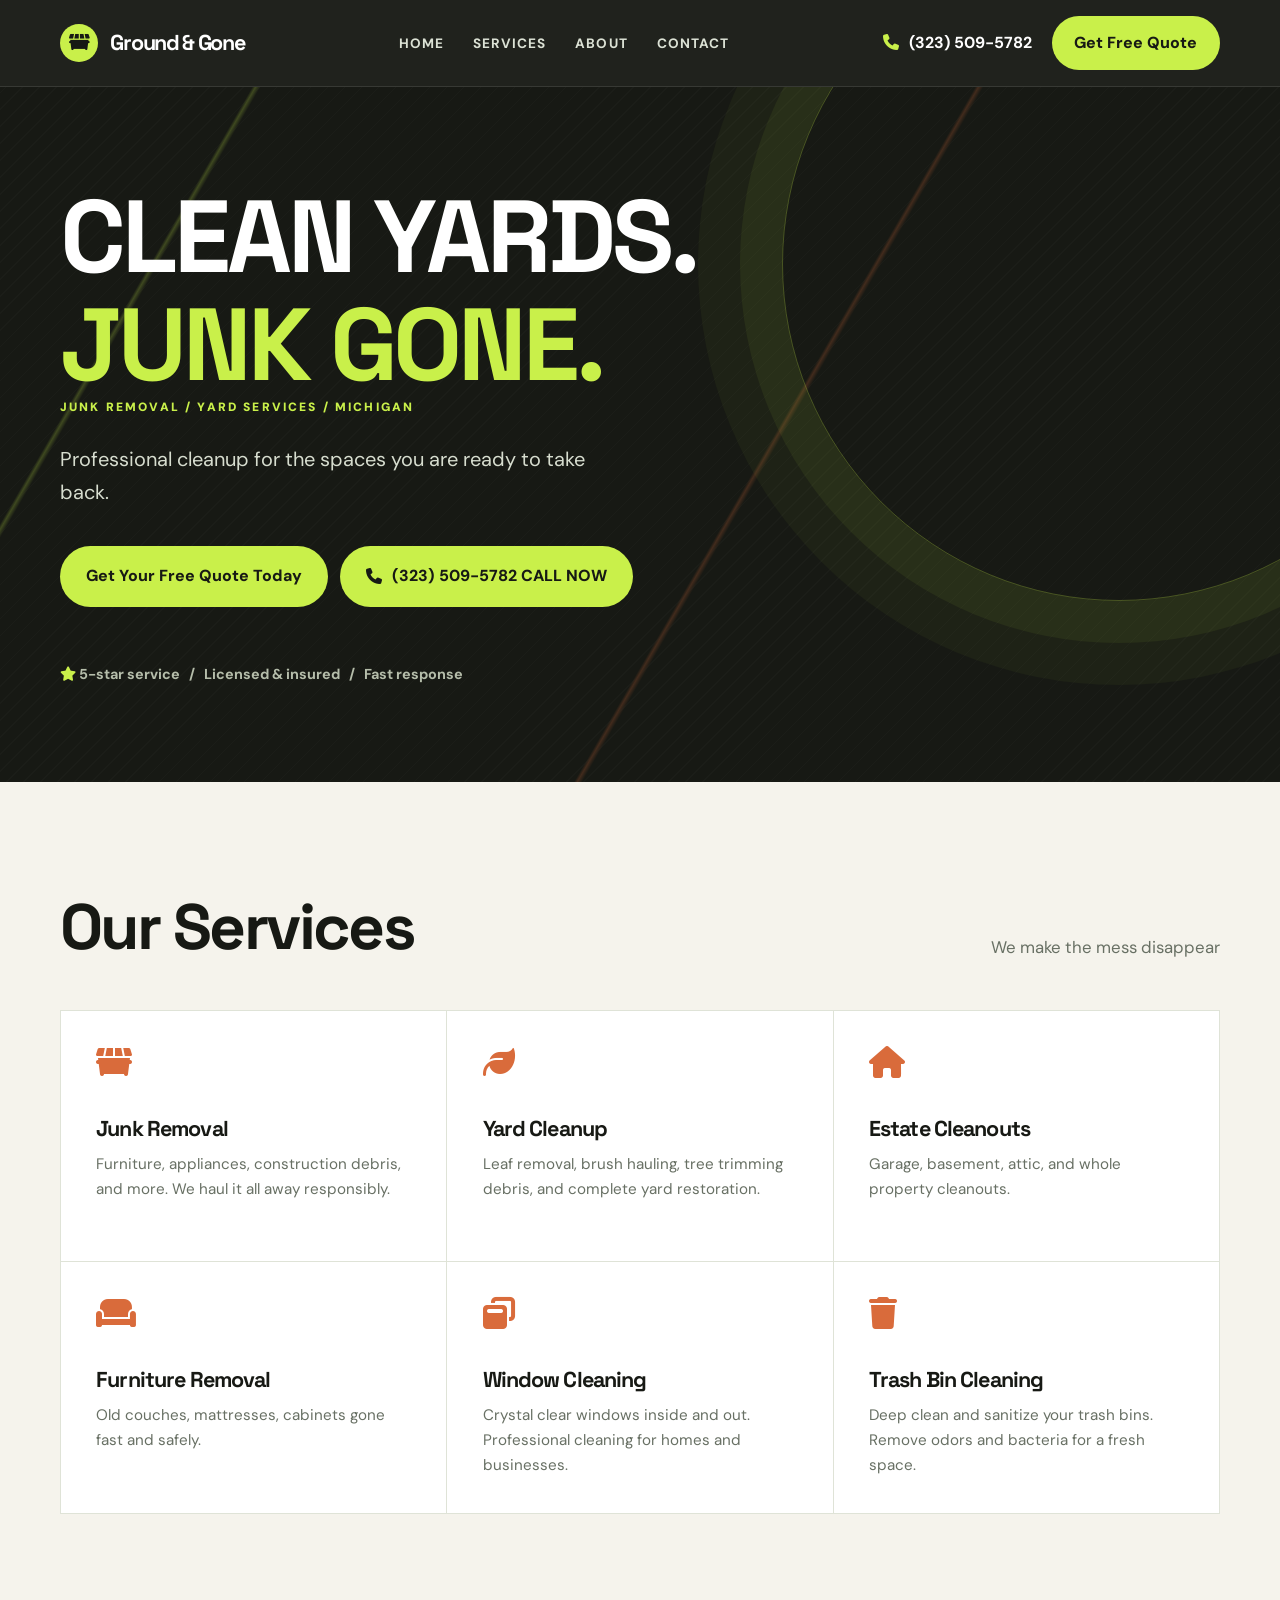
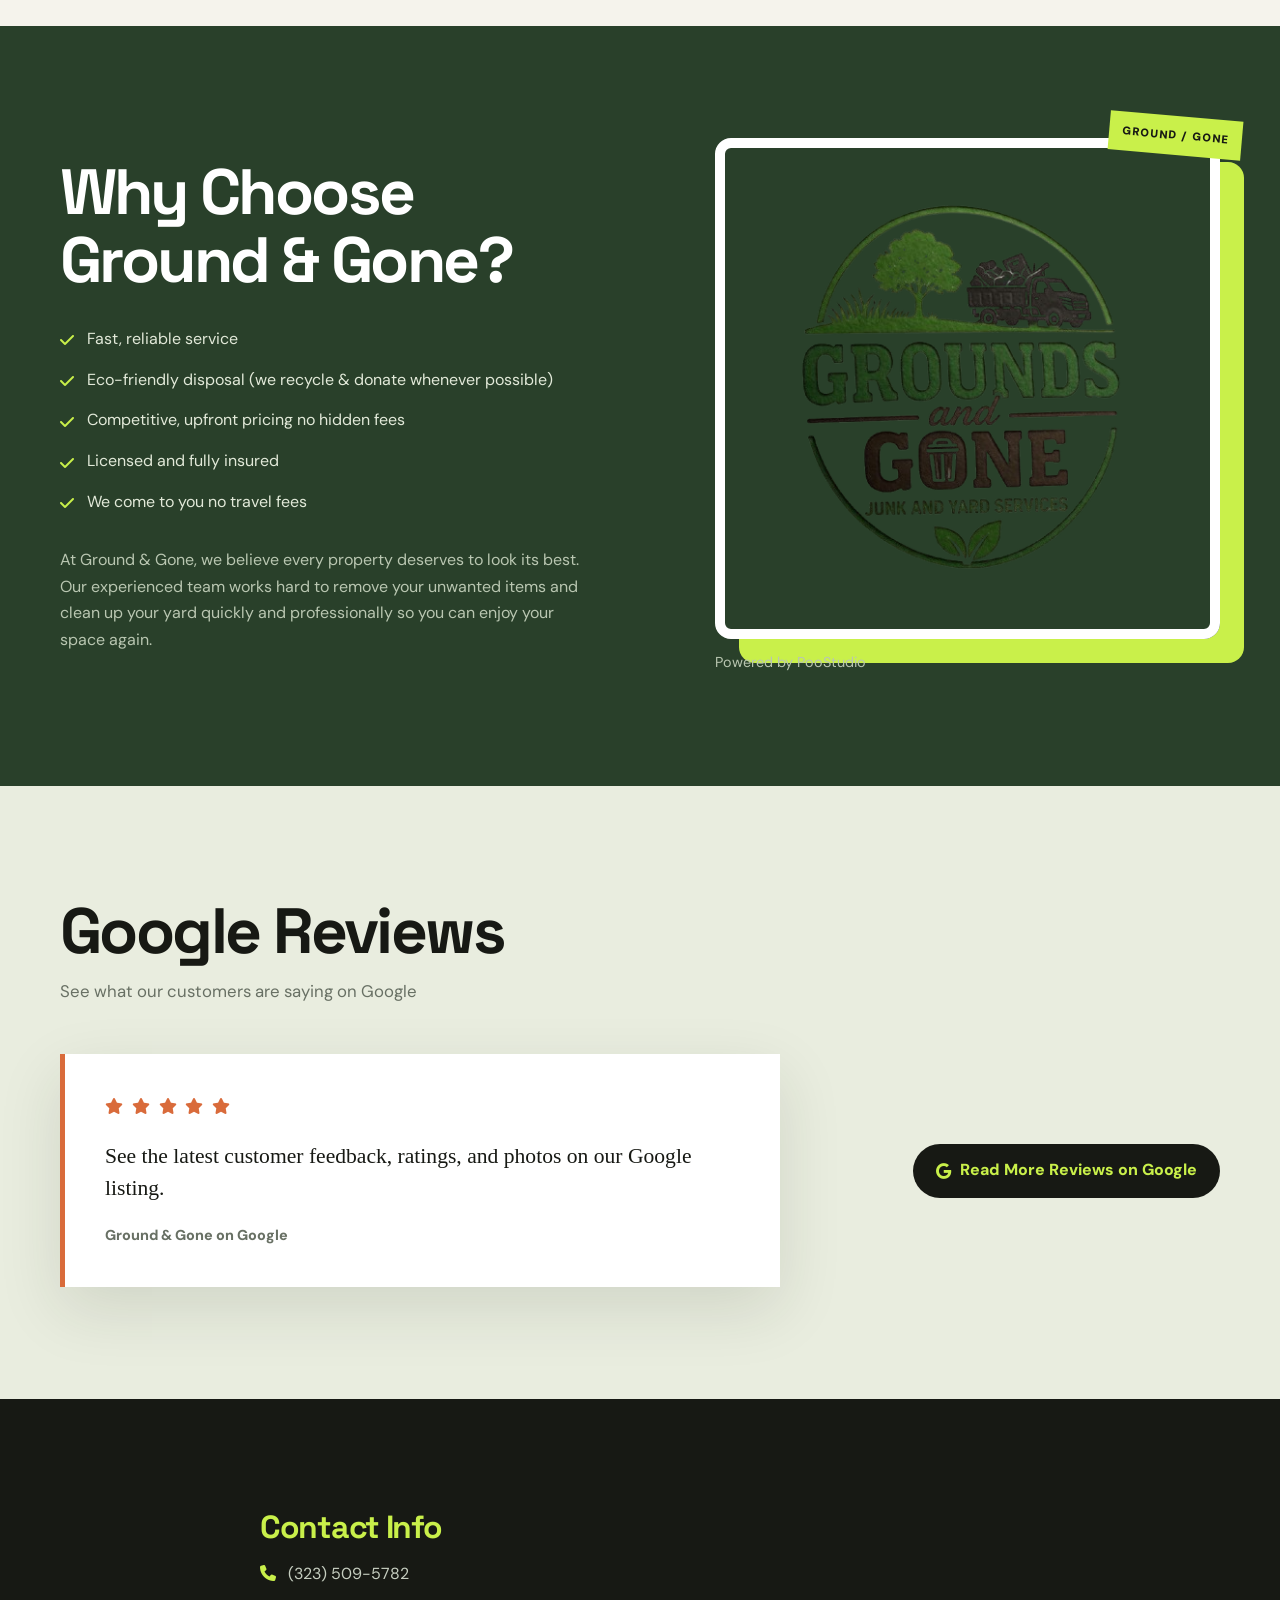
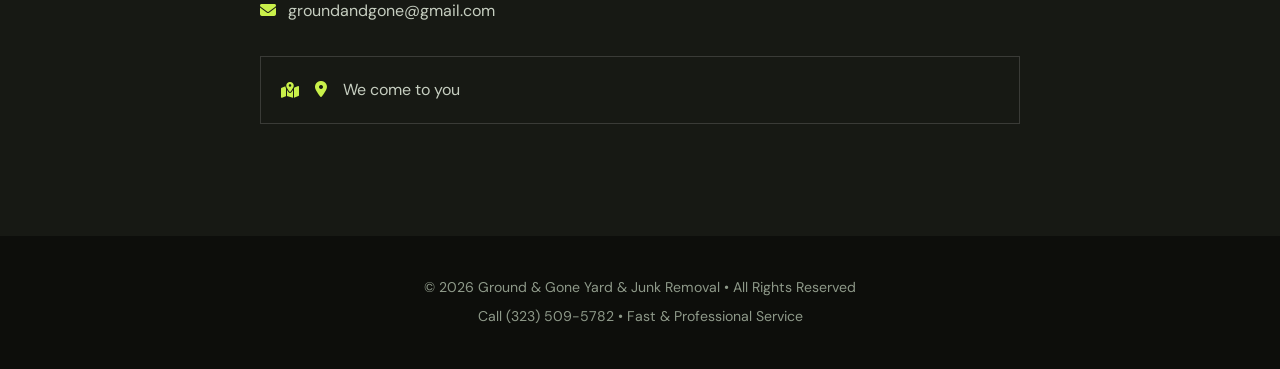
<file: index.html>
<!DOCTYPE html>
<html lang="en">
<head>
    <meta charset="UTF-8">
    <meta name="viewport" content="width=device-width, initial-scale=1.0">
    <meta name="description" content="Ground & Gone - Fast, reliable yard cleanup and junk removal. We make the mess disappear. Call (323) 509-5782">
    <title>Ground & Gone | Yard Cleanup & Junk Removal</title>    <link rel="icon" href="assets/grounds-and-gone-logo2.png" type="image/png">
    <link rel="alternate icon" href="assets/website-logo.png" type="image/png">    <link rel="stylesheet" href="style.css">
    <link rel="stylesheet" href="https://cdnjs.cloudflare.com/ajax/libs/font-awesome/6.5.1/css/all.min.css">
    <link href="https://fonts.googleapis.com/css2?family=DM+Sans:wght@400;500;700;900&amp;family=Space+Grotesk:wght@500;600;700&amp;display=swap" rel="stylesheet">
</head>
<body>
    <a class="skip-link" href="#main-content">Skip to main content</a>
    <nav class="navbar" aria-label="Primary">
        <div class="nav-container">
            <div class="logo">
                <i class="fas fa-dumpster" aria-hidden="true"></i>
                <h1>Ground &amp; Gone</h1>
            </div>
            <ul class="nav-menu" role="menubar">
                <li role="none"><a role="menuitem" href="#main-content">Home</a></li>
                <li role="none"><a role="menuitem" href="#services">Services</a></li>
                <li role="none"><a role="menuitem" href="#about">About</a></li>
                <li role="none"><a role="menuitem" href="contact.html">Contact</a></li>
            </ul>
            <div class="nav-contact">
                <a href="tel:3235095782" class="phone"><i class="fas fa-phone"></i> (323) 509-5782</a>
                <a href="contact.html" class="btn-primary">Get Free Quote</a>
            </div>
            <div class="hamburger">
                <i class="fas fa-bars"></i>
            </div>
        </div>
    </nav>

    <section id="main-content" class="hero">
        <div class="hero-content">
            <h1>Clean Yards.<br><span>Junk Gone.</span></h1>
            <p class="eyebrow">Junk removal / Yard services / Michigan</p>
            <p class="tagline">Professional cleanup for the spaces you are ready to take back.</p>
            <div class="hero-buttons">
                <a href="contact.html" class="btn-primary large">Get Your Free Quote Today</a>
                <a href="tel:3235095782" class="btn-primary large"><i class="fas fa-phone"></i> (323) 509-5782 CALL NOW</a>
            </div>
            <div class="trust-badges">
                <p><i class="fas fa-star"></i> 5-star service &nbsp; / &nbsp; Licensed &amp; insured &nbsp; / &nbsp; Fast response</p>
            </div>
        </div>
    </section>

    <section id="services" class="services">
        <div class="container">
            <div class="section-header">
                <h2>Our Services</h2>
                <p>We make the mess disappear</p>
            </div>
            <div class="services-grid">
                <div class="service-card">
                    <i class="fas fa-dumpster"></i>
                    <h3>Junk Removal</h3>
                    <p>Furniture, appliances, construction debris, and more. We haul it all away responsibly.</p>
                </div>
                <div class="service-card">
                    <i class="fas fa-leaf"></i>
                    <h3>Yard Cleanup</h3>
                    <p>Leaf removal, brush hauling, tree trimming debris, and complete yard restoration.</p>
                </div>
                <div class="service-card">
                    <i class="fas fa-home"></i>
                    <h3>Estate Cleanouts</h3>
                    <p>Garage, basement, attic, and whole property cleanouts.</p>
                </div>
                <div class="service-card">
                    <i class="fas fa-couch"></i>
                    <h3>Furniture Removal</h3>
                    <p>Old couches, mattresses, cabinets  gone fast and safely.</p>
                </div>
                <div class="service-card window-cleaning">
                    <i class="fas fa-window-restore"></i>
                    <h3>Window Cleaning</h3>
                    <p>Crystal clear windows inside and out. Professional cleaning for homes and businesses.</p>
                </div>
                <div class="service-card trash-bin-cleaning">
                    <i class="fas fa-trash"></i>
                    <h3>Trash Bin Cleaning</h3>
                    <p>Deep clean and sanitize your trash bins. Remove odors and bacteria for a fresh space.</p>
                </div>
            </div>
        </div>
    </section>

    <section id="about" class="about">
        <div class="container">
            <div class="about-grid">
                <div class="about-text">
                    <h2>Why Choose Ground &amp; Gone?</h2>
                    <ul>
                        <li><i class="fas fa-check"></i> Fast, reliable service</li>
                        <li><i class="fas fa-check"></i> Eco-friendly disposal (we recycle &amp; donate whenever possible)</li>
                        <li><i class="fas fa-check"></i> Competitive, upfront pricing  no hidden fees</li>
                        <li><i class="fas fa-check"></i> Licensed and fully insured</li>
                        <li><i class="fas fa-check"></i> We come to you  no travel fees</li>
                    </ul>
                    <p>At Ground &amp; Gone, we believe every property deserves to look its best. Our experienced team works hard to remove your unwanted items and clean up your yard quickly and professionally so you can enjoy your space again.</p>
                </div>
                <div class="about-image">
                    <img src="assets/grounds-and-gone-logo2.png" alt="Ground & Gone logo" style="max-width:100%; height:auto; border-radius:16px;">
                    <p style="margin-top:0.75rem; font-size:0.9rem; color:#377d4d;">Powered by PooStudio</p>
                </div>
            </div>
        </div>
    </section>

    <section id="google-reviews" class="google-reviews">
        <div class="container">
            <div class="section-header">
                <h2>Google Reviews</h2>
                <p>See what our customers are saying on Google</p>
            </div>
            <div class="review-content">
                <div class="google-review-card">
                    <div class="stars">
                        <i class="fas fa-star"></i>
                        <i class="fas fa-star"></i>
                        <i class="fas fa-star"></i>
                        <i class="fas fa-star"></i>
                        <i class="fas fa-star"></i>
                    </div>
                    <p>See the latest customer feedback, ratings, and photos on our Google listing.</p>
                    <div class="reviewer">Ground &amp; Gone on Google</div>
                </div>
                <div class="google-badge">
                    <a href="https://www.google.com/search?q=Ground+%26+Gone+Michigan+323-509-5782" target="_blank" rel="noopener noreferrer" class="btn-primary">
                        <i class="fab fa-google"></i> Read More Reviews on Google
                    </a>
                </div>
            </div>
        </div>
    </section>

    <section id="contact" class="contact">
        <div class="container">
            <div class="contact-grid">
                <div class="contact-info">
                    <h3>Contact Info</h3>
                    <p><i class="fas fa-phone"></i> (323) 509-5782</p>
                    <p><i class="fas fa-envelope"></i> groundandgone@gmail.com</p>
                    <div class="map-placeholder">
                        <i class="fas fa-map-marked-alt"></i>
                        <p><i class="fas fa-location-dot"></i> We come to you</p>
                    </div>
                </div>
            </div>
        </div>
    </section>

    <!-- FOOTER -->
    <footer>
        <div class="container">
            <p>&copy; 2026 Ground &amp; Gone Yard &amp; Junk Removal • All Rights Reserved</p>
            <p>Call (323) 509-5782 • Fast &amp; Professional Service</p>
        </div>
    </footer>

    <script>
        const hamburger = document.querySelector('.hamburger');
        const navMenu = document.querySelector('.nav-menu');
        hamburger.addEventListener('click', () => {
            navMenu.classList.toggle('active');
            hamburger.querySelector('i').classList.toggle('fa-times');
            hamburger.querySelector('i').classList.toggle('fa-bars');
        });
    </script>
</body>
</html>
</file>
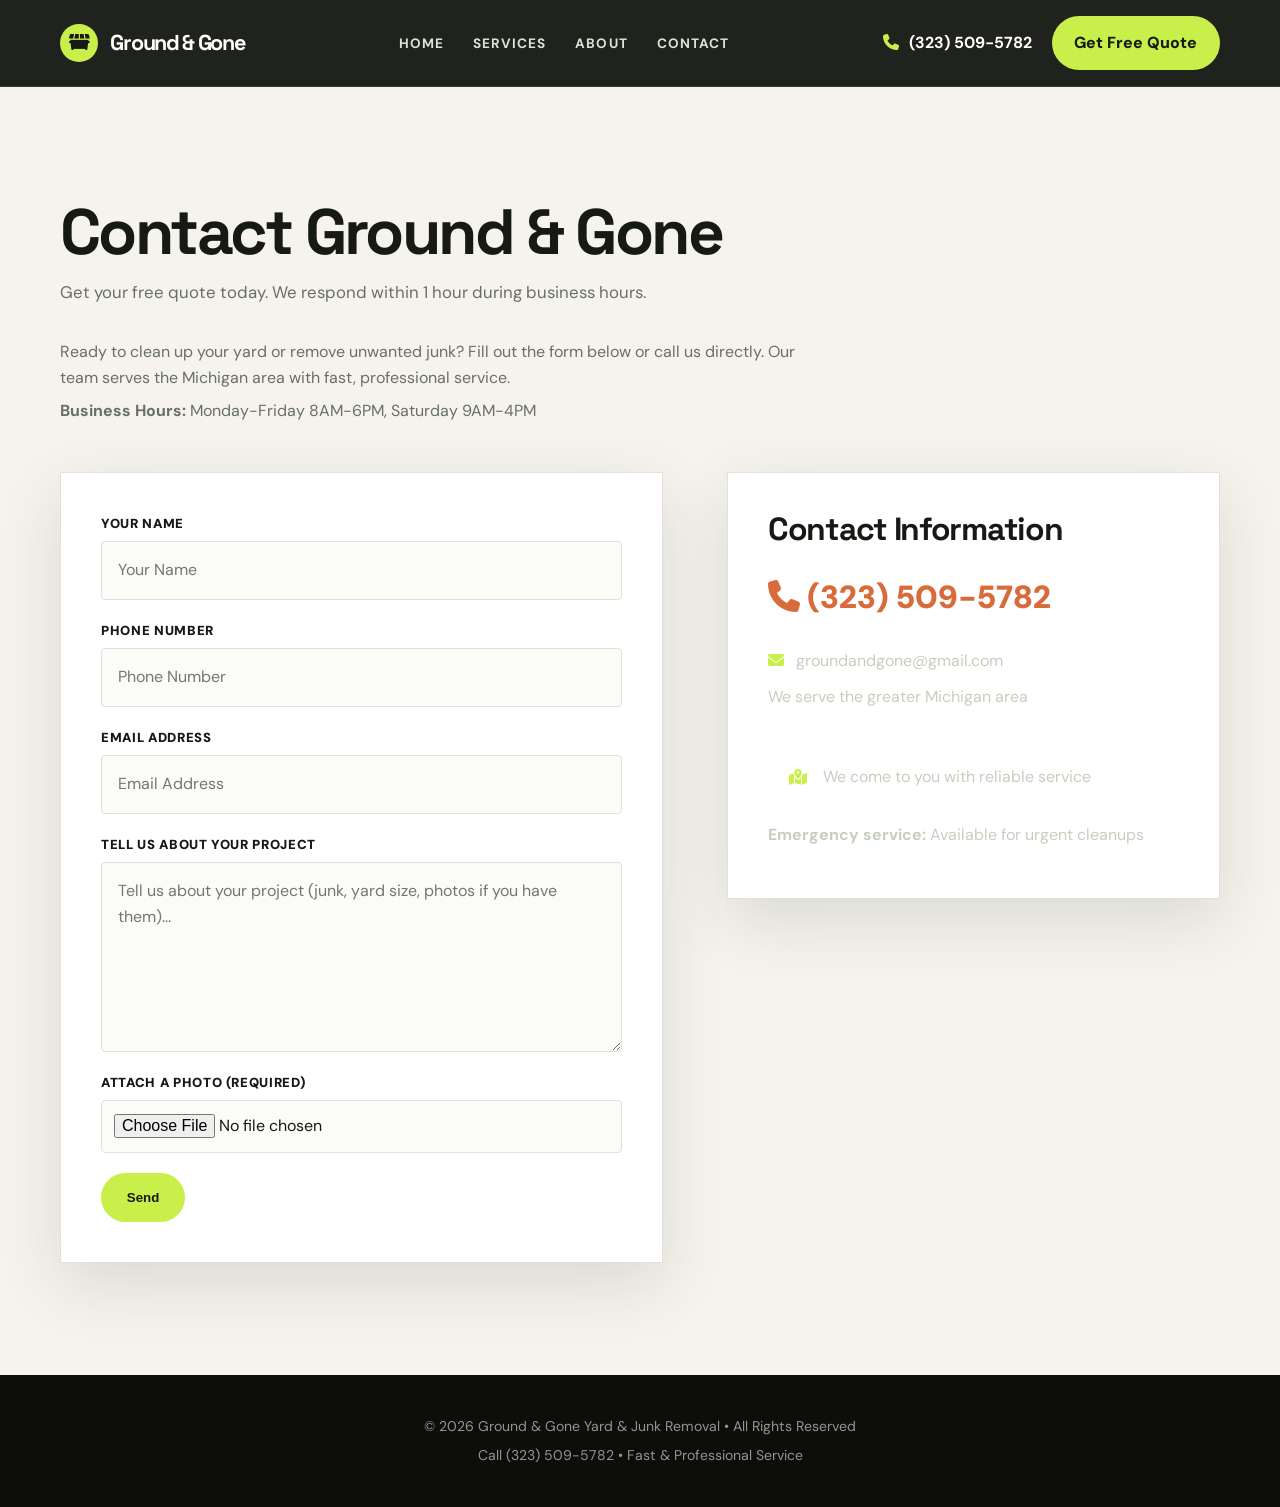
<file: contact.html>
<!DOCTYPE html>
<html lang="en">
<head>
    <meta charset="UTF-8">
    <meta name="viewport" content="width=device-width, initial-scale=1.0">
    <meta name="description" content="Contact Ground & Gone for yard cleanup and junk removal services. Get a free quote today.">
    <title>Ground & Gone | Contact Us</title>    <link rel="icon" href="assets/grounds-and-gone-logo2.png" type="image/png">
    <link rel="alternate icon" href="assets/website-logo.png" type="image/png">    <link rel="stylesheet" href="style.css">
    <link rel="stylesheet" href="https://cdnjs.cloudflare.com/ajax/libs/font-awesome/6.5.1/css/all.min.css">
    <link href="https://fonts.googleapis.com/css2?family=DM+Sans:wght@400;500;700;900&amp;family=Space+Grotesk:wght@500;600;700&amp;display=swap" rel="stylesheet">
</head>
<body>
    <a class="skip-link" href="#main-content">Skip to main content</a>
    <nav class="navbar" aria-label="Primary">
        <div class="nav-container">
            <div class="logo">
                <i class="fas fa-dumpster" aria-hidden="true"></i>
                <h1>Ground &amp; Gone</h1>
            </div>
            <ul class="nav-menu" role="menubar">
                <li role="none"><a role="menuitem" href="index.html">Home</a></li>
                <li role="none"><a role="menuitem" href="index.html#services">Services</a></li>
                <li role="none"><a role="menuitem" href="index.html#about">About</a></li>
                <li role="none"><a role="menuitem" href="#main-content">Contact</a></li>
            </ul>
            <div class="nav-contact">
                <a href="tel:3235095782" class="phone"><i class="fas fa-phone"></i> (323) 509-5782</a>
                <a href="#main-content" class="btn-primary">Get Free Quote</a>
            </div>
            <div class="hamburger">
                <i class="fas fa-bars"></i>
            </div>
        </div>
    </nav>

    <section id="main-content" class="contact-page">
        <div class="container">
            <div class="section-header">
                <h1>Contact Ground &amp; Gone</h1>
                <p>Get your free quote today. We respond within 1 hour during business hours.</p>
            </div>
            <div class="contact-intro">
                <p>Ready to clean up your yard or remove unwanted junk? Fill out the form below or call us directly. Our team serves the Michigan area with fast, professional service.</p>
                <p><strong>Business Hours:</strong> Monday-Friday 8AM-6PM, Saturday 9AM-4PM</p>
            </div>
            <div class="contact-content">
                <form id="contact-form" action="https://formspree.io/f/mreokvlj" method="POST" enctype="multipart/form-data" novalidate>
                    <input type="text" name="_gotcha" style="display:none;">
                    <label for="name">Your Name</label>
                    <input name="name" id="name" type="text" placeholder="Your Name" required>

                    <label for="phone">Phone Number</label>
                    <input name="phone" id="phone" type="tel" placeholder="Phone Number" pattern="^[0-9\s\-\(\)+]{10,20}$" required title="Enter a valid phone number">

                    <label for="email">Email Address</label>
                    <input name="email" id="email" type="email" placeholder="Email Address" required>

                    <label for="details">Tell us about your project</label>
                    <textarea name="message" id="details" placeholder="Tell us about your project (junk, yard size, photos if you have them)..." rows="6"></textarea>

                    <label for="photo">Attach a photo (required)</label>
                    <input type="file" name="photo" id="photo" accept="image/jpeg,image/png,image/gif,image/webp" required>

                    <button type="submit" class="btn-primary large">Send</button>
                </form>
                <div class="contact-info">
                    <h2>Contact Information</h2>
                    <a href="tel:3235095782" class="big-phone"><i class="fas fa-phone"></i> (323) 509-5782</a>
                    <p><i class="fas fa-envelope"></i> groundandgone@gmail.com</p>
                    <p>We serve the greater Michigan area</p>
                    <div class="map-placeholder">
                        <i class="fas fa-map-marked-alt"></i>
                        <p>We come to you with reliable service</p>
                    </div>
                    <p><strong>Emergency service:</strong> Available for urgent cleanups</p>
                </div>
            </div>
        </div>
    </section>

    <footer>
        <div class="container">
            <p>&copy; 2026 Ground &amp; Gone Yard &amp; Junk Removal • All Rights Reserved</p>
            <p>Call (323) 509-5782 • Fast &amp; Professional Service</p>
        </div>
    </footer>

    <script>
        const hamburger = document.querySelector('.hamburger');
        const navMenu = document.querySelector('.nav-menu');
        hamburger.addEventListener('click', () => {
            navMenu.classList.toggle('active');
            hamburger.querySelector('i').classList.toggle('fa-times');
            hamburger.querySelector('i').classList.toggle('fa-bars');
        });


    </script>
</body>
</html>
</file>
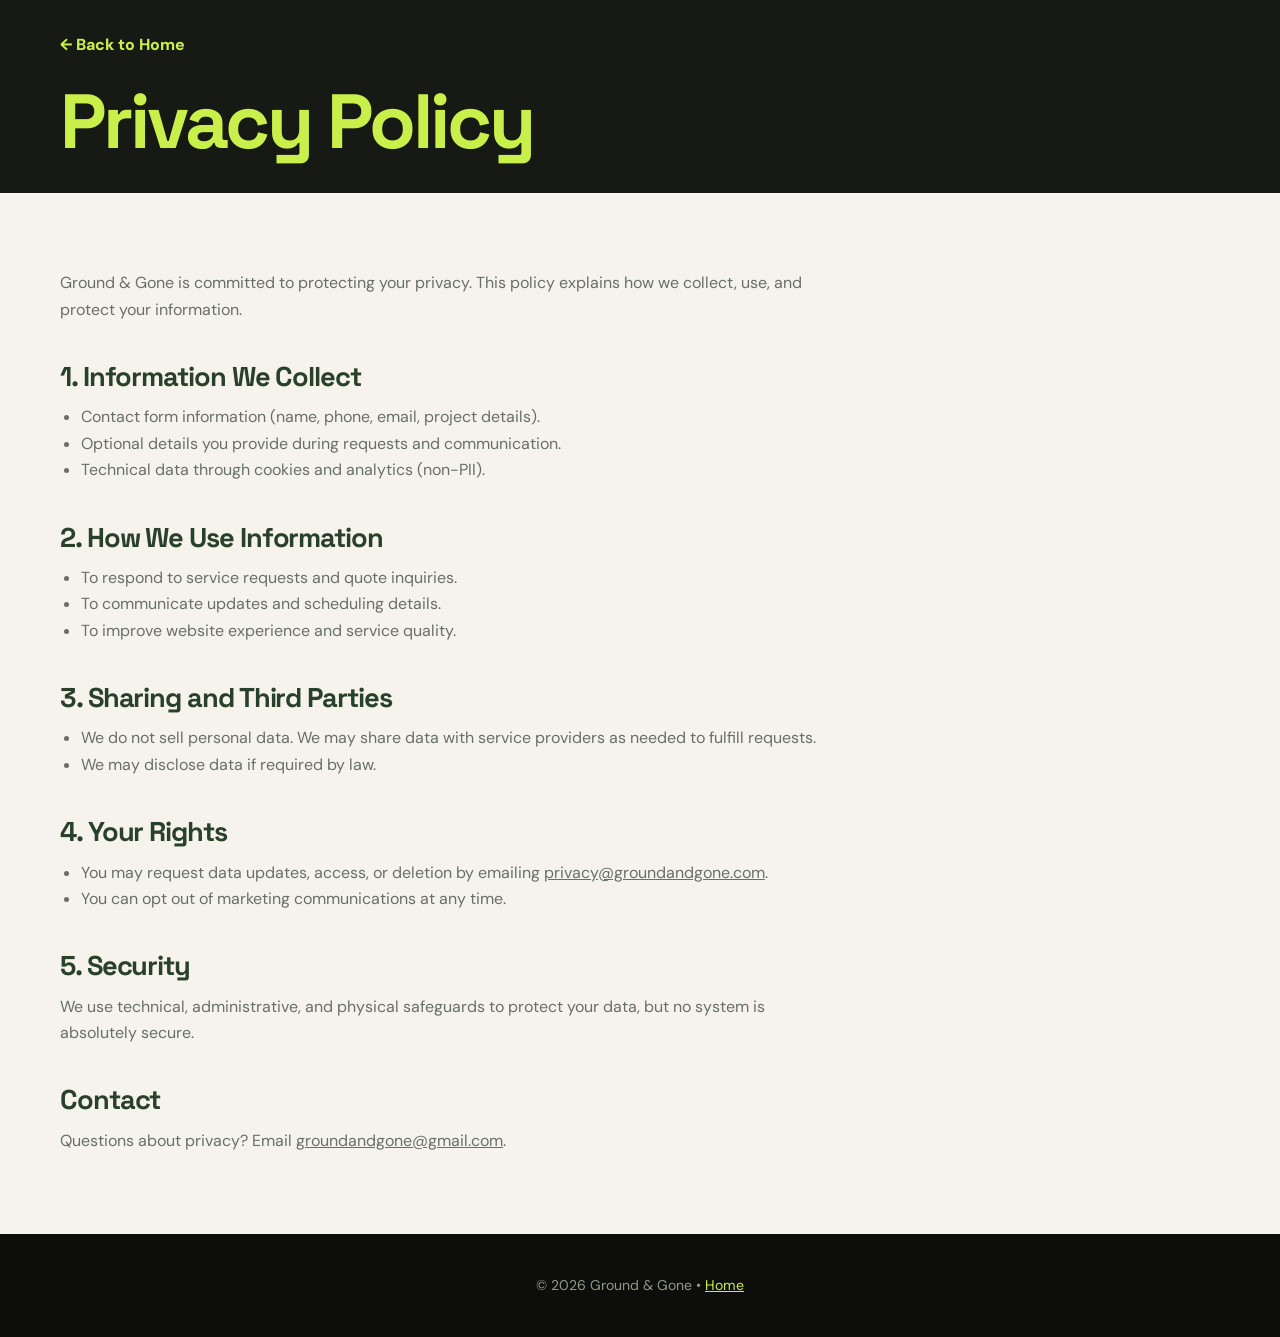
<file: privacy.html>
<!DOCTYPE html>
<html lang="en">
<head>
    <meta charset="UTF-8">
    <meta name="viewport" content="width=device-width, initial-scale=1.0">
    <title>Ground & Gone | Privacy Policy</title>
    <link rel="stylesheet" href="style.css">
    <link href="https://fonts.googleapis.com/css2?family=DM+Sans:wght@400;500;700;900&amp;family=Space+Grotesk:wght@500;600;700&amp;display=swap" rel="stylesheet">
</head>
<body>
    <header class="mini-header">
        <div class="container">
            <a href="index.html" class="back-link">← Back to Home</a>
            <h1>Privacy Policy</h1>
        </div>
    </header>

    <main class="container content-section">
        <section>
            <p>Ground &amp; Gone is committed to protecting your privacy. This policy explains how we collect, use, and protect your information.</p>

            <h2>1. Information We Collect</h2>
            <ul>
                <li>Contact form information (name, phone, email, project details).</li>
                <li>Optional details you provide during requests and communication.</li>
                <li>Technical data through cookies and analytics (non-PII).</li>
            </ul>

            <h2>2. How We Use Information</h2>
            <ul>
                <li>To respond to service requests and quote inquiries.</li>
                <li>To communicate updates and scheduling details.</li>
                <li>To improve website experience and service quality.</li>
            </ul>

            <h2>3. Sharing and Third Parties</h2>
            <ul>
                <li>We do not sell personal data. We may share data with service providers as needed to fulfill requests.</li>
                <li>We may disclose data if required by law.</li>
            </ul>

            <h2>4. Your Rights</h2>
            <ul>
                <li>You may request data updates, access, or deletion by emailing <a href="mailto:privacy@groundandgone.com">privacy@groundandgone.com</a>.</li>
                <li>You can opt out of marketing communications at any time.</li>
            </ul>

            <h2>5. Security</h2>
            <p>We use technical, administrative, and physical safeguards to protect your data, but no system is absolutely secure.</p>

            <h2>Contact</h2>
            <p>Questions about privacy? Email <a href="mailto:groundandgone@gmail.com">groundandgone@gmail.com</a>.</p>
        </section>
    </main>

    <footer>
        <div class="container">&copy; 2026 Ground &amp; Gone • <a href="index.html">Home</a></div>
    </footer>
</body>
</html>
</file>
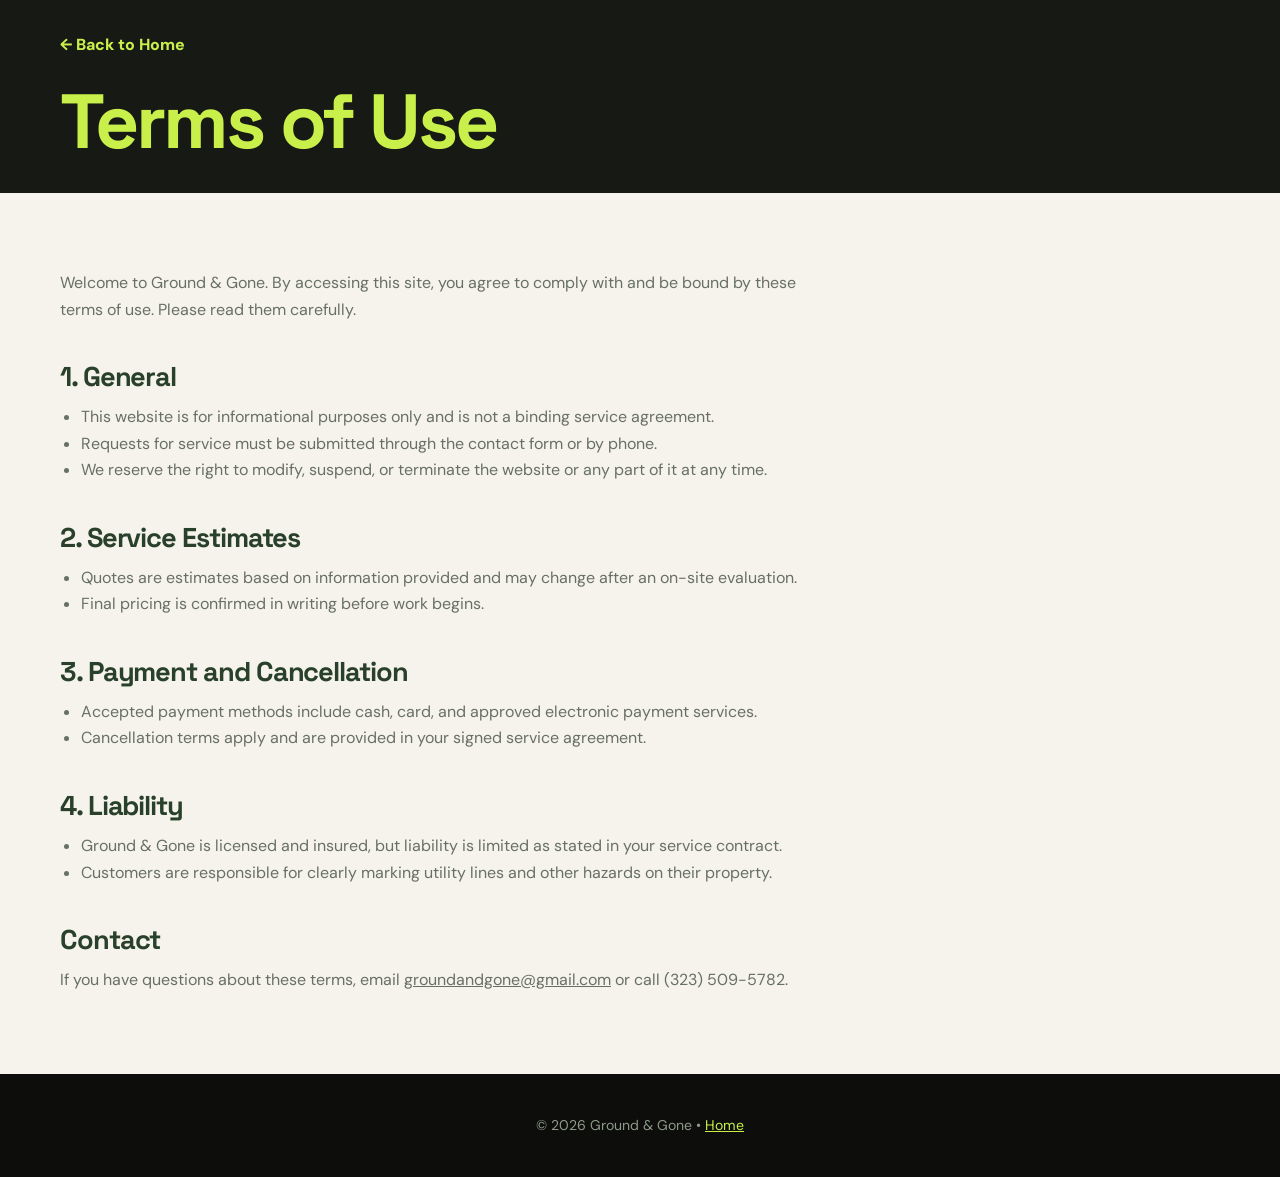
<file: terms.html>
<!DOCTYPE html>
<html lang="en">
<head>
    <meta charset="UTF-8">
    <meta name="viewport" content="width=device-width, initial-scale=1.0">
    <title>Ground & Gone | Terms of Use</title>
    <link rel="stylesheet" href="style.css">
    <link href="https://fonts.googleapis.com/css2?family=DM+Sans:wght@400;500;700;900&amp;family=Space+Grotesk:wght@500;600;700&amp;display=swap" rel="stylesheet">
</head>
<body>
    <header class="mini-header">
        <div class="container">
            <a href="index.html" class="back-link">← Back to Home</a>
            <h1>Terms of Use</h1>
        </div>
    </header>

    <main class="container content-section">
        <section>
            <p>Welcome to Ground &amp; Gone. By accessing this site, you agree to comply with and be bound by these terms of use. Please read them carefully.</p>

            <h2>1. General</h2>
            <ul>
                <li>This website is for informational purposes only and is not a binding service agreement.</li>
                <li>Requests for service must be submitted through the contact form or by phone.</li>
                <li>We reserve the right to modify, suspend, or terminate the website or any part of it at any time.</li>
            </ul>

            <h2>2. Service Estimates</h2>
            <ul>
                <li>Quotes are estimates based on information provided and may change after an on-site evaluation.</li>
                <li>Final pricing is confirmed in writing before work begins.</li>
            </ul>

            <h2>3. Payment and Cancellation</h2>
            <ul>
                <li>Accepted payment methods include cash, card, and approved electronic payment services.</li>
                <li>Cancellation terms apply and are provided in your signed service agreement.</li>
            </ul>

            <h2>4. Liability</h2>
            <ul>
                <li>Ground &amp; Gone is licensed and insured, but liability is limited as stated in your service contract.</li>
                <li>Customers are responsible for clearly marking utility lines and other hazards on their property.</li>
            </ul>

            <h2>Contact</h2>
            <p>If you have questions about these terms, email <a href="mailto:groundandgone@gmail.com">groundandgone@gmail.com</a> or call (323) 509-5782.</p>
        </section>
    </main>

    <footer>
        <div class="container">&copy; 2026 Ground &amp; Gone • <a href="index.html">Home</a></div>
    </footer>
</body>
</html>
</file>
<file: style.css>
:root {
    --ink: #171914;
    --muted: #687064;
    --paper: #f5f3ec;
    --surface: #ffffff;
    --line: #dfe3d7;
    --lime: #c9f04a;
    --lime-dark: #8eb72b;
    --moss: #29402a;
    --rust: #d96b3b;
    --shadow: 0 22px 60px rgba(31, 45, 25, 0.12);
    --radius: 4px;
    scroll-behavior: smooth;
}

* { box-sizing: border-box; margin: 0; padding: 0; }
html { font-size: 16px; }
body { background: var(--paper); color: var(--ink); font-family: 'DM Sans', sans-serif; line-height: 1.65; }
h1, h2, h3, .logo h1 { font-family: 'Space Grotesk', sans-serif; line-height: 1.05; }
h1, h2, h3 { letter-spacing: -0.04em; }
a { color: inherit; }
a:focus-visible, button:focus-visible, input:focus-visible, textarea:focus-visible { outline: 3px solid var(--lime); outline-offset: 3px; }
.skip-link { position: absolute; top: -100px; left: 1rem; z-index: 999; padding: .7rem 1rem; background: var(--lime); color: var(--ink); font-weight: 800; }
.skip-link:focus { top: 1rem; }
.container, .nav-container { width: min(1160px, calc(100% - 3rem)); margin-inline: auto; }
.navbar { position: sticky; top: 0; z-index: 100; padding: 1rem 0; background: rgba(23, 25, 20, .96); color: #fff; border-bottom: 1px solid rgba(255,255,255,.1); backdrop-filter: blur(14px); }
.nav-container { display: flex; align-items: center; justify-content: space-between; gap: 2rem; }
.logo { display: flex; align-items: center; gap: .75rem; text-decoration: none; }
.logo i { display: grid; place-items: center; width: 2.4rem; height: 2.4rem; color: var(--ink); background: var(--lime); border-radius: 50%; font-size: 1.15rem; }
.logo h1 { color: #fff; font-size: 1.35rem; letter-spacing: -.06em; }
.nav-menu { display: flex; list-style: none; gap: 1.8rem; }
.nav-menu a { color: #dce2d5; text-decoration: none; font-size: .85rem; font-weight: 700; letter-spacing: .08em; text-transform: uppercase; transition: color .2s ease; }
.nav-menu a:hover { color: var(--lime); }
.nav-contact { display: flex; align-items: center; gap: 1.25rem; }
.phone { color: #fff; text-decoration: none; font-weight: 700; white-space: nowrap; }
.phone i { color: var(--lime); margin-right: .35rem; }
.hamburger { display: none; cursor: pointer; color: #fff; font-size: 1.25rem; }
.btn-primary, .btn-secondary { display: inline-flex; align-items: center; justify-content: center; gap: .6rem; min-height: 3rem; padding: .8rem 1.35rem; border: 1px solid transparent; border-radius: 999px; text-decoration: none; font-weight: 800; transition: transform .2s ease, background .2s ease, box-shadow .2s ease; }
.btn-primary { background: var(--lime); color: var(--ink); }
.btn-primary:hover { background: #dcff6d; box-shadow: 0 10px 24px rgba(201,240,74,.25); transform: translateY(-2px); }
.btn-secondary { color: #fff; border-color: rgba(255,255,255,.45); }
.btn-secondary:hover { border-color: var(--lime); color: var(--lime); transform: translateY(-2px); }
.large { padding: 1rem 1.55rem; }
.hero { position: relative; min-height: 680px; display: flex; align-items: center; overflow: hidden; color: #fff; background: var(--ink); }
.hero::before { content: ''; position: absolute; inset: 0; opacity: .22; background: linear-gradient(120deg, transparent 15%, var(--lime) 15.2%, transparent 15.5%, transparent 58%, var(--rust) 58.2%, transparent 58.5%), repeating-linear-gradient(-45deg, rgba(255,255,255,.08) 0 1px, transparent 1px 12px); }
.hero::after { content: ''; position: absolute; width: 42rem; height: 42rem; right: -11rem; top: -10rem; border: 1px solid rgba(201,240,74,.28); border-radius: 50%; box-shadow: 0 0 0 42px rgba(201,240,74,.06), 0 0 0 84px rgba(201,240,74,.04); }
.hero-content { position: relative; z-index: 1; width: min(1160px, calc(100% - 3rem)); margin-inline: auto; padding: 6rem 0; }
.eyebrow { margin-bottom: 1.5rem; color: var(--lime); font-size: .75rem; font-weight: 900; letter-spacing: .18em; text-transform: uppercase; }
.hero h1 { max-width: 720px; font-size: clamp(3.8rem, 8vw, 7.5rem); text-transform: uppercase; }
.hero h1 span { color: var(--lime); }
.tagline { max-width: 550px; margin: 1.6rem 0 2.3rem; color: #d7ddcf; font-size: 1.25rem; }
.hero-buttons { display: flex; flex-wrap: wrap; gap: .8rem; }
.trust-badges { display: flex; gap: 1.5rem; margin-top: 3.5rem; color: #b5bdaa; font-size: .9rem; font-weight: 700; }
.trust-badges i { color: var(--lime); }
.services, .about, .google-reviews, .contact, .contact-page, .legal { padding: 7rem 0; }
.services { background: var(--paper); }
.section-header { margin-bottom: 3rem; }
.section-header h1, .section-header h2 { color: var(--ink); font-size: clamp(2.4rem, 5vw, 4.2rem); }
.section-header p { margin-top: .8rem; color: var(--muted); font-size: 1.05rem; }
.services .section-header { display: flex; align-items: end; justify-content: space-between; gap: 2rem; }
.services-grid { display: grid; grid-template-columns: repeat(3, 1fr); gap: 1px; background: var(--line); border: 1px solid var(--line); }
.service-card { min-height: 250px; padding: 2.2rem; background: var(--surface); transition: background .2s ease, transform .2s ease; }
.service-card:hover { position: relative; z-index: 1; background: var(--lime); transform: translateY(-6px); box-shadow: var(--shadow); }
.service-card i { display: block; margin-bottom: 2.5rem; color: var(--rust); font-size: 2rem; }
.service-card:hover i { color: var(--ink); }
.service-card h3 { margin-bottom: .7rem; font-size: 1.35rem; }
.service-card p { color: var(--muted); font-size: .95rem; }
.service-card:hover p { color: var(--ink); }
.about { background: var(--moss); color: #fff; }
.about-grid { display: grid; grid-template-columns: 1.05fr .95fr; gap: 6rem; align-items: center; }
.about-text h2 { color: #fff; font-size: clamp(2.5rem, 5vw, 4.3rem); }
.about-text ul { list-style: none; margin: 2rem 0; }
.about-text li { display: flex; gap: .8rem; margin-bottom: .9rem; color: #e2e9d9; }
.about-text li i { color: var(--lime); margin-top: .4rem; }
.about-text > p { max-width: 530px; color: #b9c6b1; }
.about-image { position: relative; }
.about-image::before { content: 'GROUND / GONE'; position: absolute; top: -1.4rem; right: -1.4rem; z-index: 1; padding: .65rem .8rem; color: var(--ink); background: var(--lime); font-size: .7rem; font-weight: 900; letter-spacing: .1em; transform: rotate(5deg); }
.about-image img { display: block; width: 100%; max-height: 530px; object-fit: cover; border: 10px solid #fff; box-shadow: 1.5rem 1.5rem 0 var(--lime); }
.about-image p { color: #b9c6b1 !important; }
.google-reviews { background: #e9eddf; }
.review-content { display: grid; grid-template-columns: 1fr auto; gap: 2rem; align-items: center; }
.google-review-card { max-width: 720px; padding: 2.5rem; background: var(--surface); border-left: 5px solid var(--rust); box-shadow: var(--shadow); }
.stars { color: var(--rust); letter-spacing: .15em; }
.google-review-card p { margin: 1.2rem 0; font-family: Georgia, serif; font-size: 1.35rem; line-height: 1.5; }
.reviewer { color: var(--muted); font-size: .9rem; font-weight: 800; }
.google-badge .btn-primary { background: var(--ink); color: var(--lime); }
.google-badge .btn-primary:hover { background: var(--moss); }
.contact { background: var(--ink); color: #fff; }
.contact-grid { display: flex; justify-content: center; }
.contact-info { width: 100%; max-width: 760px; }
.contact-info h3, .contact-info h2 { margin-bottom: 1rem; color: var(--lime); font-size: 2rem; }
.contact-info p { margin: .65rem 0; color: #c6cec0; }
.contact-info p i { width: 1.5rem; color: var(--lime); }
.map-placeholder { display: flex; align-items: center; gap: 1rem; margin-top: 2rem; padding: 1.25rem; border: 1px solid rgba(255,255,255,.15); color: var(--lime); }
.map-placeholder p { margin: 0; }
.contact-page { min-height: calc(100vh - 76px); background: var(--paper); }
.contact-page .section-header { max-width: 760px; }
.contact-intro { max-width: 760px; margin: -1rem 0 3rem; color: var(--muted); }
.contact-intro p { margin-bottom: .4rem; }
.contact-content { display: grid; grid-template-columns: 1.1fr .9fr; gap: 4rem; align-items: start; }
.contact-page form, .contact-page .contact-info { padding: 2.5rem; background: var(--surface); border: 1px solid var(--line); box-shadow: var(--shadow); }
.contact-page form { max-width: none; }
.contact-page label { display: block; margin: 0 0 .4rem; font-size: .82rem; font-weight: 900; letter-spacing: .05em; text-transform: uppercase; }
.contact-page input, .contact-page textarea { display: block; width: 100%; margin-bottom: 1.25rem; padding: .95rem 1rem; border: 1px solid var(--line); border-radius: var(--radius); background: #fbfcf8; color: var(--ink); font: inherit; }
.contact-page input:focus, .contact-page textarea:focus { border-color: var(--lime-dark); outline: none; box-shadow: 0 0 0 3px rgba(142,183,43,.18); }
.contact-page input[type='file'] { padding: .75rem; }
.contact-page .contact-info h2 { margin-top: 0; color: var(--ink); }
.big-phone { display: block; margin: 1.5rem 0; color: var(--rust); font-size: 2rem; font-weight: 900; text-decoration: none; }
.big-phone:hover { color: var(--lime-dark); }
.legal { min-height: 70vh; background: var(--paper); }
.content-section { padding-top: 4rem; padding-bottom: 5rem; }
.content-section h2 { margin-top: 2.5rem; color: var(--moss); font-size: 1.7rem; }
.content-section p, .content-section ul { max-width: 760px; margin-top: .8rem; color: var(--muted); }
.content-section ul { padding-left: 1.3rem; }
.mini-header { padding: 2rem 0; background: var(--ink); color: #fff; }
.mini-header h1 { margin-top: 1.4rem; color: var(--lime); font-size: clamp(2.5rem, 6vw, 5rem); }
.back-link { color: var(--lime); font-weight: 800; text-decoration: none; }
footer { padding: 2.5rem 0; background: #0d0e0b; color: #8e9989; font-size: .88rem; text-align: center; }
footer p + p { margin-top: .35rem; }
footer a { color: var(--lime); }
@media (max-width: 820px) {
    .nav-menu { position: absolute; top: 100%; left: 0; right: 0; display: none; flex-direction: column; gap: 1.3rem; padding: 1.5rem; background: var(--ink); border-top: 1px solid rgba(255,255,255,.1); }
    .nav-menu.active { display: flex; }
    .nav-contact { display: none; }
    .hamburger { display: block; }
    .hero { min-height: 620px; }
    .services-grid { grid-template-columns: repeat(2, 1fr); }
    .about-grid, .contact-content { grid-template-columns: 1fr; gap: 3.5rem; }
    .review-content { grid-template-columns: 1fr; }
}
@media (max-width: 560px) {
    .container, .nav-container, .hero-content { width: min(100% - 2rem, 1160px); }
    .navbar { padding: .8rem 0; }
    .hero { min-height: 590px; }
    .hero h1 { font-size: clamp(3.3rem, 16vw, 5rem); }
    .hero-buttons { align-items: stretch; flex-direction: column; }
    .hero-buttons a { width: 100%; }
    .trust-badges { display: block; margin-top: 2.5rem; }
    .trust-badges p { line-height: 2; }
    .services, .about, .google-reviews, .contact, .contact-page { padding: 4.5rem 0; }
    .services .section-header { display: block; }
    .services-grid { grid-template-columns: 1fr; }
    .service-card { min-height: auto; }
    .about-image img { box-shadow: .8rem .8rem 0 var(--lime); }
    .contact-page form, .contact-page .contact-info { padding: 1.4rem; }
    .google-review-card { padding: 1.5rem; }
}
@media (prefers-reduced-motion: reduce) { *, *::before, *::after { scroll-behavior: auto !important; transition-duration: .01ms !important; } }
</file>
